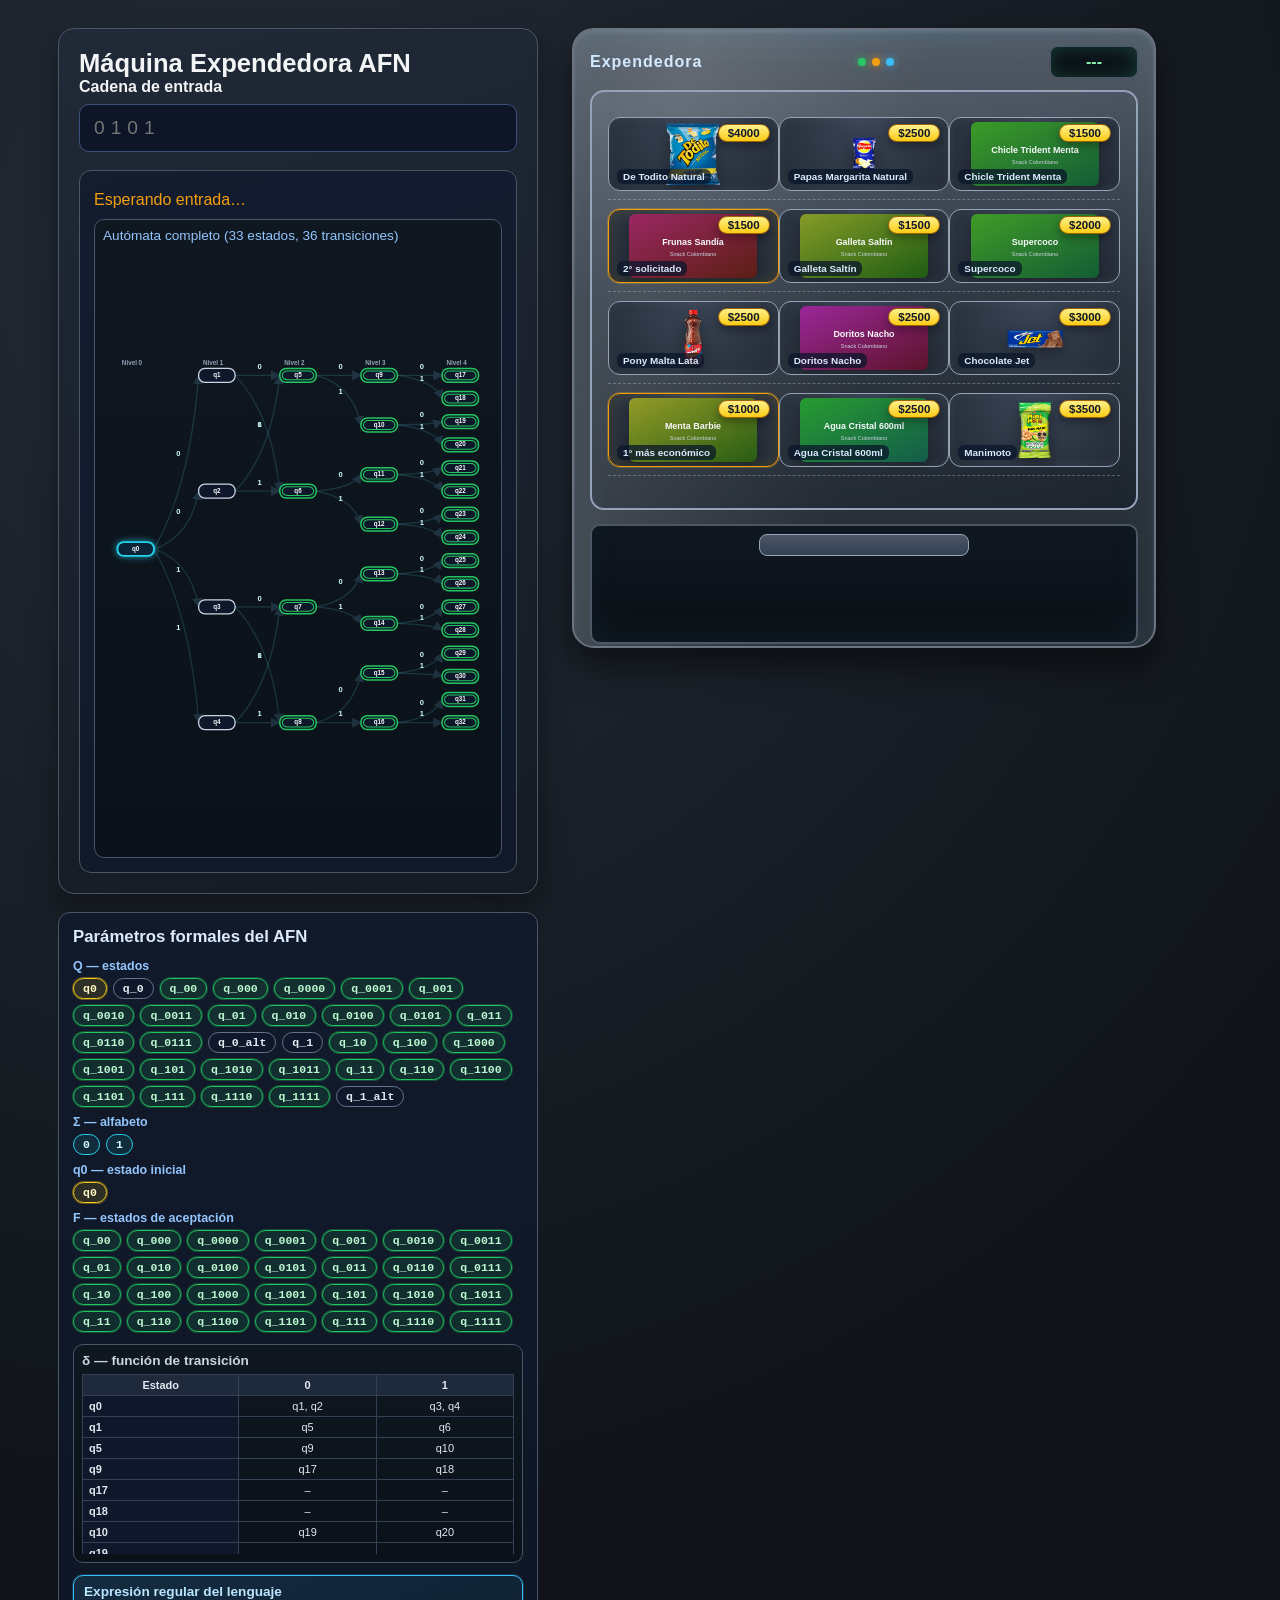
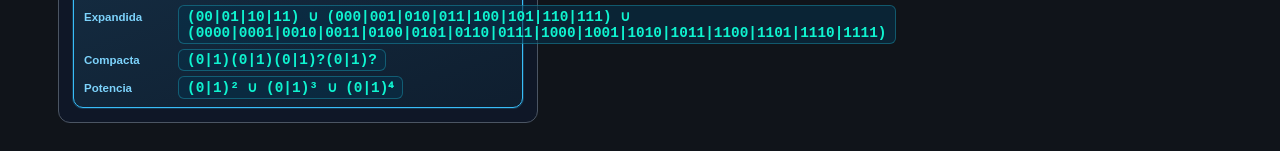
<file: ui/index.html>
<!DOCTYPE html>
<html lang="es">
  <head>
    <meta charset="UTF-8" />
    <meta name="viewport" content="width=device-width, initial-scale=1.0" />
    <meta http-equiv="Cache-Control" content="no-cache, no-store, must-revalidate" />
    <meta http-equiv="Pragma" content="no-cache" />
    <meta http-equiv="Expires" content="0" />
    <title>Máquina Expendedora AFN</title>
    <link rel="stylesheet" href="styles.css?v=20260922h" />
  </head>
  <body>
    <main class="layout">
      <div class="panel-col">
        <section class="panel" id="controlPanel">
          <h1>Máquina Expendedora AFN</h1>

        <div class="input-block">
          <label for="sequence">Cadena de entrada</label>
          <input
            id="sequence"
            type="text"
            maxlength="4"
            placeholder="0101"
            autocomplete="off"
            spellcheck="false"
          />
        </div>

        <div class="status-card" id="statusCard">
          <p id="statusText">Esperando entrada…</p>
          <div class="graph-box" id="graphBox">
            <p id="graphEmpty">Autómata completo (33 estados, 36 transiciones)</p>
            <svg id="graphSvg" viewBox="0 0 620 620" preserveAspectRatio="xMidYMid meet"></svg>
          </div>
          <div class="table-box" id="tableBox">
            <p id="tableTitle">Tabla de transición</p>
            <div class="table-wrap">
              <table id="transitionTable"></table>
            </div>
          </div>
        </div>
      </section>

      <section class="params-card">
        <h2>Parámetros formales del AFN</h2>
        <div id="paramsGrid"></div>

        <div class="delta-box">
          <p id="deltaTitle">δ — función de transición</p>
          <div class="table-wrap">
            <table id="deltaTable"></table>
          </div>
        </div>

        <div class="regex-banner">
          <p id="regexTitle">Expresión regular del lenguaje</p>
          <div id="regexList"></div>
        </div>
      </section>
      </div>

      <section class="machine-wrap">
        <div class="machine-scene">
          <div class="machine" id="machineBody">
            <div class="ambient-glow"></div>
            <div class="machine-header">
              <span class="brand">Expendedora</span>
              <div class="status-lights" aria-hidden="true">
                <span class="light"></span>
                <span class="light"></span>
                <span class="light"></span>
              </div>
              <span class="screen" id="screenText">---</span>
            </div>

            <div class="glass">
              <div id="shelves"></div>
            </div>

            <div class="chute">
              <div class="chute-gate" id="chuteGate"></div>
              <div class="scanner-beam" id="scannerBeam"></div>
              <div class="product" id="productToken">
                <img id="productImage" src="assets/margarita.svg" alt="Producto dispensado" />
                <span class="price-badge" id="productPrice">$1000</span>
              </div>
            </div>
          </div>
        </div>
      </section>
    </main>

    <script src="app.js?v=20260922h"></script>
  </body>
</html>
</file>
<file: ui/styles.css>
:root {
  --bg: #10141a;
  --card: #1b222c;
  --line: #4b5563;
  --accent: #22d3ee;
  --accent-2: #38bdf8;
  --text: #f3f4f6;
  --ok: #22c55e;
  --warn: #f59e0b;
  --bad: #ef4444;
}

* {
  box-sizing: border-box;
}

body {
  margin: 0;
  min-height: 100vh;
  font-family: "Segoe UI", Tahoma, Geneva, Verdana, sans-serif;
  color: var(--text);
  background: radial-gradient(circle at 15% 10%, #232b36 0%, var(--bg) 48%), var(--bg);
  background-size: 140% 140%;
  animation: bg-shift 12s ease-in-out infinite;
}

@keyframes bg-shift {
  0%,
  100% {
    background-position: 0% 0%;
  }
  50% {
    background-position: 100% 60%;
  }
}

.layout {
  display: grid;
  grid-template-columns: minmax(320px, 480px) minmax(320px, 660px);
  gap: 24px;
  padding: 28px;
  justify-content: center;
  align-items: start;
}

.panel-col {
  display: flex;
  flex-direction: column;
  gap: 18px;
  min-width: 0;
}

.panel {
  background: linear-gradient(160deg, #202937, #151b24);
  border: 1px solid var(--line);
  border-radius: 16px;
  padding: 20px;
  box-shadow: 0 14px 30px rgba(0, 0, 0, 0.35);
}

h1 {
  margin: 0;
  font-size: 1.6rem;
}

.subtitle {
  margin: 8px 0 18px;
  color: #b7c5ea;
}

.input-block label {
  display: block;
  margin-bottom: 8px;
  font-weight: 600;
}

.input-block input {
  width: 100%;
  border: 1px solid #3d4f7f;
  background: #0e1527;
  color: var(--text);
  border-radius: 10px;
  padding: 12px 14px;
  font-size: 1.2rem;
  letter-spacing: 6px;
  text-transform: lowercase;
  outline: none;
  transition: border-color 0.2s, box-shadow 0.2s;
}

.input-block input:focus {
  border-color: var(--accent-2);
  box-shadow: 0 0 0 3px rgba(96, 165, 250, 0.25);
}

.input-block small {
  display: block;
  margin-top: 8px;
  color: #9fb0d8;
}

.status-card {
  margin-top: 18px;
  border: 1px solid var(--line);
  border-radius: 12px;
  padding: 14px;
  background: rgba(15, 25, 45, 0.7);
}

.status-card p {
  margin: 6px 0;
}

.graph-box {
  margin-top: 10px;
  border: 1px solid #475569;
  border-radius: 10px;
  background: linear-gradient(180deg, #0f1720, #0a1119);
  padding: 8px;
}

#graphEmpty {
  margin: 0 0 6px;
  color: #93c5fd;
  font-size: 0.85rem;
}

#graphSvg {
  width: 100%;
  height: 600px;
  display: none;
}

.graph-edge {
  stroke: #67e8f9;
  stroke-width: 2;
  opacity: 0.9;
  fill: none;
}

.graph-edge.active {
  stroke: #22d3ee;
  stroke-width: 2.6;
  opacity: 1;
  filter: drop-shadow(0 0 4px rgba(34, 211, 238, 0.8));
}

.graph-edge.dim {
  opacity: 0.16;
}

.graph-edge-label {
  fill: #cffafe;
  font-size: 12px;
  font-weight: 800;
}

.graph-node {
  fill: #0f172a;
  stroke: #cbd5e1;
  stroke-width: 2;
}

.graph-node.initial {
  stroke: #facc15;
}

.graph-node.accepting {
  stroke: #22c55e;
  stroke-width: 2.4;
}

.graph-node.active {
  stroke: #22d3ee;
  stroke-width: 3;
  filter: drop-shadow(0 0 6px rgba(34, 211, 238, 0.7));
  fill: #0c2436;
}

.graph-node.accepting-inner {
  fill: transparent;
  stroke: #22c55e;
  stroke-width: 1.6;
}

.graph-node-label {
  fill: #f8fafc;
  font-size: 10px;
  font-weight: 700;
  text-anchor: middle;
  dominant-baseline: middle;
}

.graph-level-label {
  fill: #94a3b8;
  font-size: 10px;
  font-weight: 700;
}

.table-box {
  margin-top: 10px;
  border: 1px solid #475569;
  border-radius: 10px;
  background: linear-gradient(180deg, #0f1720, #0a1119);
  padding: 8px;
}

#tableTitle {
  margin: 0 0 6px;
  color: #cbd5e1;
  font-size: 0.85rem;
  font-weight: 700;
}

.table-wrap {
  max-height: 180px;
  overflow: auto;
}

#transitionTable {
  width: 100%;
  border-collapse: collapse;
  font-size: 12px;
}

#transitionTable th,
#transitionTable td {
  border: 1px solid #334155;
  padding: 5px 6px;
  text-align: center;
  color: #e2e8f0;
}

#transitionTable th {
  background: #1e293b;
  position: sticky;
  top: 0;
  z-index: 1;
}

#transitionTable td.state-col {
  font-weight: 700;
  text-align: left;
  background: #0f172a;
}

#transitionTable tr.active-row td.state-col {
  color: #22d3ee;
}

#transitionTable td.active-cell {
  background: rgba(34, 211, 238, 0.2);
  border-color: #22d3ee;
}

.sound-test {
  margin-top: 10px;
  border: 1px solid #64748b;
  background: linear-gradient(180deg, #1f2937, #111827);
  color: #e5e7eb;
  padding: 8px 10px;
  border-radius: 8px;
  font-weight: 600;
  cursor: pointer;
}

.sound-test:hover {
  border-color: #38bdf8;
}

.machine-wrap {
  display: flex;
  justify-content: center;
}

.machine-scene {
  position: relative;
  width: 640px;
  min-height: 640px;
}

.machine {
  width: 584px;
  height: 620px;
  border-radius: 22px;
  padding: 16px;
  background: linear-gradient(180deg, #525b66, #2f3741 45%, #252c34 100%);
  border: 2px solid #6b7280;
  box-shadow: 0 18px 34px rgba(0, 0, 0, 0.5), inset 0 2px 4px rgba(255, 255, 255, 0.12);
  position: relative;
  overflow: hidden;
  animation: machine-idle 4.5s ease-in-out infinite;
}

@keyframes machine-idle {
  0%,
  100% {
    transform: translateY(0px);
  }
  50% {
    transform: translateY(-2px);
  }
}

.machine.dispensing {
  animation: machine-shake 0.28s ease-in-out 2;
}

@keyframes machine-shake {
  0% {
    transform: translateX(0);
  }
  25% {
    transform: translateX(-1.5px);
  }
  50% {
    transform: translateX(1.5px);
  }
  75% {
    transform: translateX(-1px);
  }
  100% {
    transform: translateX(0);
  }
}

.machine::after {
  content: "";
  position: absolute;
  inset: 0;
  border-radius: 22px;
  box-shadow: inset 0 0 50px rgba(125, 211, 252, 0.08);
  pointer-events: none;
}

.machine::before {
  content: "";
  position: absolute;
  top: -40%;
  left: -30%;
  width: 80%;
  height: 180%;
  transform: rotate(12deg);
  background: linear-gradient(90deg, transparent, rgba(255, 255, 255, 0.12), transparent);
  pointer-events: none;
}

.ambient-glow {
  position: absolute;
  inset: -30% -10% auto -10%;
  height: 180px;
  background: radial-gradient(circle, rgba(56, 189, 248, 0.25), rgba(56, 189, 248, 0));
  filter: blur(14px);
  pointer-events: none;
  animation: ambient-pulse 3s ease-in-out infinite;
}

@keyframes ambient-pulse {
  0%,
  100% {
    opacity: 0.35;
  }
  50% {
    opacity: 0.8;
  }
}

.machine-header {
  display: flex;
  justify-content: space-between;
  align-items: center;
  margin-bottom: 12px;
}

.status-lights {
  display: inline-flex;
  gap: 6px;
}

.light {
  width: 8px;
  height: 8px;
  border-radius: 999px;
  background: #22c55e;
  box-shadow: 0 0 8px rgba(34, 197, 94, 0.8);
  animation: blink 1.8s steps(1) infinite;
}

.light:nth-child(2) {
  background: #f59e0b;
  box-shadow: 0 0 8px rgba(245, 158, 11, 0.8);
  animation-delay: 0.3s;
}

.light:nth-child(3) {
  background: #38bdf8;
  box-shadow: 0 0 8px rgba(56, 189, 248, 0.8);
  animation-delay: 0.6s;
}

@keyframes blink {
  0%,
  70% {
    opacity: 1;
  }
  71%,
  100% {
    opacity: 0.45;
  }
}

.brand {
  font-weight: 700;
  letter-spacing: 1px;
  color: #d1e8ff;
}

.screen {
  min-width: 88px;
  text-align: center;
  padding: 6px 10px;
  border-radius: 8px;
  background: #0b1219;
  border: 1px solid #475569;
  color: #86efac;
  font-weight: 700;
  box-shadow: inset 0 0 16px rgba(74, 222, 128, 0.2);
}

.glass {
  height: 420px;
  border: 2px solid #94a3b8;
  border-radius: 14px;
  padding: 16px;
  background: linear-gradient(160deg, rgba(148, 163, 184, 0.2), rgba(15, 23, 32, 0.45));
  backdrop-filter: blur(2px);
}

#shelves {
  height: 100%;
}

.shelf {
  height: 92px;
  border-bottom: 1px dashed rgba(209, 232, 255, 0.3);
  display: flex;
  justify-content: space-between;
  align-items: center;
}

.shelf:nth-child(even) .item-card {
  animation: shelf-float 3.5s ease-in-out infinite;
}

.shelf:nth-child(odd) .item-card {
  animation: shelf-float 4.2s ease-in-out infinite;
}

@keyframes shelf-float {
  0%,
  100% {
    transform: translateY(0px);
  }
  50% {
    transform: translateY(-2px);
  }
}

.item-card {
  position: relative;
  width: 180px;
  height: 74px;
  border-radius: 12px;
  display: inline-flex;
  justify-content: center;
  align-items: center;
  border: 1px solid #94a3b8;
  background: radial-gradient(circle at top, #3a4556, #232b36);
  box-shadow: inset 0 0 12px rgba(255, 255, 255, 0.06);
  overflow: hidden;
  transition: transform 0.25s ease, box-shadow 0.25s ease, border-color 0.25s ease;
}

.item-card img {
  width: 168px;
  height: 64px;
  object-fit: contain;
  filter: drop-shadow(0 6px 8px rgba(0, 0, 0, 0.35));
}

.price-badge {
  position: absolute;
  top: 6px;
  right: 8px;
  z-index: 2;
  background: linear-gradient(180deg, #fef08a, #facc15);
  color: #111827;
  border: 1px solid #a16207;
  border-radius: 999px;
  padding: 2px 9px;
  font-size: 0.72rem;
  font-weight: 800;
  box-shadow: 0 4px 10px rgba(0, 0, 0, 0.35);
}

.item-card .item-label {
  position: absolute;
  left: 8px;
  bottom: 6px;
  z-index: 2;
  max-width: 78%;
  padding: 2px 6px;
  border-radius: 6px;
  font-size: 0.62rem;
  font-weight: 700;
  color: #dbeafe;
  background: rgba(10, 22, 42, 0.75);
  white-space: nowrap;
  overflow: hidden;
  text-overflow: ellipsis;
}

.item-card.item-priority {
  border-color: #f59e0b;
  box-shadow: inset 0 0 16px rgba(251, 191, 36, 0.14), 0 0 0 1px rgba(251, 191, 36, 0.25);
}

.item-card.item-selected {
  transform: translateY(-4px) scale(1.03);
  border-color: #5eead4;
  box-shadow: 0 0 0 2px rgba(94, 234, 212, 0.32), 0 12px 20px rgba(0, 0, 0, 0.3), 0 0 24px rgba(94, 234, 212, 0.4);
}

.chute {
  margin-top: 14px;
  height: 120px;
  border-radius: 10px;
  border: 2px solid #4b5563;
  background: linear-gradient(180deg, #0f1720, #0a1016);
  position: relative;
  overflow: hidden;
}

.chute-gate {
  position: absolute;
  top: 8px;
  left: 50%;
  width: 210px;
  height: 22px;
  transform: translateX(-50%);
  border-radius: 8px;
  background: linear-gradient(180deg, #4b5563, #334155);
  border: 1px solid #94a3b8;
  transform-origin: center top;
  z-index: 3;
}

.chute-gate.open {
  animation: gate-cycle 0.85s ease-in-out forwards;
}

.scanner-beam {
  position: absolute;
  top: 16px;
  left: 50%;
  width: 190px;
  height: 4px;
  transform: translateX(-50%);
  background: linear-gradient(90deg, transparent, rgba(56, 189, 248, 0.9), transparent);
  filter: blur(0.3px);
  opacity: 0;
  z-index: 2;
}

.scanner-beam.active {
  animation: beam-scan 0.8s ease-in-out forwards;
}

.product {
  position: absolute;
  left: 50%;
  top: -90px;
  transform: translateX(-50%);
  width: 180px;
  height: 78px;
  border-radius: 14px;
  background: rgba(15, 23, 32, 0.78);
  border: 1px solid #64748b;
  display: flex;
  align-items: center;
  justify-content: center;
  box-shadow: 0 8px 20px rgba(96, 165, 250, 0.2);
  opacity: 0;
}

.machine.dispensing .light {
  animation-duration: 0.35s;
  opacity: 1;
}

.product img {
  width: 160px;
  height: 62px;
  object-fit: contain;
  filter: drop-shadow(0 8px 10px rgba(0, 0, 0, 0.4));
}

.product .price-badge {
  top: 5px;
  right: 6px;
}

.product.dispense {
  animation: drop 1.2s cubic-bezier(0.2, 0.9, 0.2, 1) forwards;
}

@keyframes gate-open {
  0% {
    transform: translateX(-50%) rotateX(0deg);
  }
  100% {
    transform: translateX(-50%) rotateX(70deg);
  }
}

@keyframes gate-cycle {
  0% {
    transform: translateX(-50%) rotateX(0deg);
  }
  45% {
    transform: translateX(-50%) rotateX(72deg);
  }
  100% {
    transform: translateX(-50%) rotateX(0deg);
  }
}

@keyframes beam-scan {
  0% {
    top: 14px;
    opacity: 0;
  }
  15% {
    opacity: 1;
  }
  100% {
    top: 86px;
    opacity: 0;
  }
}

@keyframes drop {
  0% {
    top: -90px;
    opacity: 0;
  }
  15% {
    opacity: 1;
  }
  75% {
    top: 48px;
    opacity: 1;
  }
  100% {
    top: 58px;
    opacity: 1;
  }
}

.status-ok {
  color: var(--ok);
}

.status-bad {
  color: var(--bad);
}

.status-warn {
  color: var(--warn);
}

@media (max-width: 980px) {
  .layout {
    grid-template-columns: 1fr;
    justify-items: center;
  }

  .machine-scene {
    width: min(640px, 96vw);
  }

  .machine {
    width: min(584px, 92vw);
  }
}

.params-card {
  border: 1px solid var(--line);
  border-radius: 12px;
  padding: 14px;
  background: rgba(15, 25, 45, 0.7);
}

.params-card h2 {
  margin: 0 0 12px;
  font-size: 1.05rem;
  color: #dbeafe;
}

.param-block {
  margin: 8px 0;
}

.param-label {
  display: block;
  font-size: 0.78rem;
  font-weight: 700;
  color: #93c5fd;
  margin-bottom: 5px;
}

.param-pills {
  display: flex;
  flex-wrap: wrap;
  gap: 6px;
}

.param-state-pill {
  display: inline-block;
  padding: 3px 9px;
  border-radius: 999px;
  border: 1px solid #64748b;
  background: #0f172a;
  color: #e2e8f0;
  font-size: 0.72rem;
  font-weight: 700;
  font-family: "Consolas", "Courier New", monospace;
}

.param-state-pill.pill-initial {
  border-color: #facc15;
  color: #fef9c3;
  background: rgba(250, 204, 21, 0.12);
  box-shadow: 0 0 0 1px rgba(250, 204, 21, 0.35);
}

.param-state-pill.pill-accepting {
  border-color: #22c55e;
  color: #bbf7d0;
  background: rgba(34, 197, 94, 0.12);
  box-shadow: 0 0 0 1px rgba(34, 197, 94, 0.3);
}

.param-state-pill.pill-symbol {
  border-color: #22d3ee;
  color: #cffafe;
  background: rgba(34, 211, 238, 0.1);
}

.delta-box {
  margin-top: 12px;
  border: 1px solid #475569;
  border-radius: 10px;
  background: linear-gradient(180deg, #0f1720, #0a1119);
  padding: 8px;
}

#deltaTitle {
  margin: 0 0 6px;
  color: #cbd5e1;
  font-size: 0.85rem;
  font-weight: 700;
}

#deltaTable {
  width: 100%;
  border-collapse: collapse;
  font-size: 11px;
}

#deltaTable th,
#deltaTable td {
  border: 1px solid #334155;
  padding: 4px 6px;
  text-align: center;
  color: #e2e8f0;
}

#deltaTable th {
  background: #1e293b;
  position: sticky;
  top: 0;
  z-index: 1;
}

#deltaTable td:first-child {
  font-weight: 700;
  text-align: left;
  background: #0f172a;
  white-space: nowrap;
}

.regex-banner {
  margin-top: 12px;
  border: 1px solid #38bdf8;
  border-radius: 10px;
  padding: 8px 10px;
  background: linear-gradient(160deg, rgba(56, 189, 248, 0.12), rgba(14, 116, 144, 0.08));
  box-shadow: 0 0 0 1px rgba(56, 189, 248, 0.2);
}

#regexTitle {
  margin: 0 0 6px;
  color: #bae6fd;
  font-size: 0.85rem;
  font-weight: 700;
}

#regexList {
  display: flex;
  flex-direction: column;
  gap: 5px;
}

.regex-item {
  display: flex;
  align-items: baseline;
  gap: 10px;
}

.regex-name {
  flex: 0 0 84px;
  color: #7dd3fc;
  font-size: 0.72rem;
  font-weight: 700;
}

.regex-item code {
  color: #0ff4d0;
  background: rgba(8, 47, 73, 0.6);
  border: 1px solid rgba(34, 211, 238, 0.3);
  border-radius: 6px;
  padding: 2px 8px;
  font-size: 0.9rem;
  font-weight: 800;
  font-family: "Consolas", "Courier New", monospace;
}
</file>
